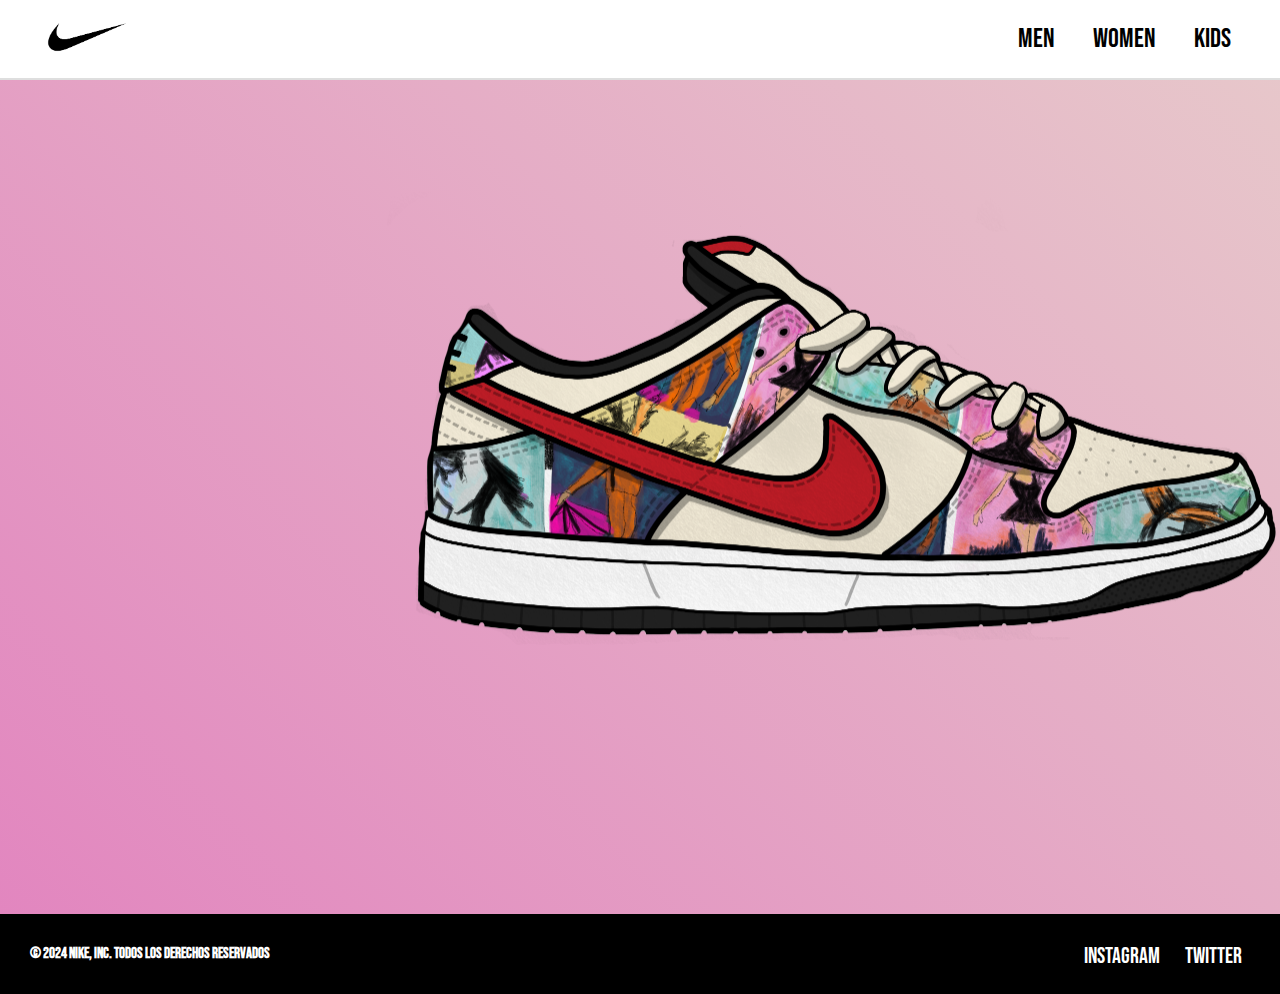
<file: Nike-Store-Redesign/index.html>
<!DOCTYPE html>
<html lang="en">
<head>
    <meta charset="UTF-8">
    <meta name="viewport" content="width=device-width, initial-scale=1.0">
    <link rel="preconnect" href="https://fonts.googleapis.com">
    <link rel="preconnect" href="https://fonts.gstatic.com" crossorigin>
    <link href="https://fonts.googleapis.com/css2?family=Bebas+Neue&display=swap" rel="stylesheet">
    <link rel="stylesheet" href="css/main.css">
    <title>Nike Shop</title>
</head>
<body class="index-body">
    <header>
        <nav>
            <section class="left-section">
                <a class="nav-logo" href="index.html"><img class="nav-logo" src="img/icons/logo-nike.png" alt=""></a>
            </section>
            <section class="    right-section">
                <div class="nav-options"> 
                    <a class="nav-categories" href="men.html">Men</a>
                    <a class="nav-categories"  href="women.html">Women</a>
                    <a class="nav-categories" href="kids.html">Kids</a>  
                </div>  
            </section>
        </nav>
    </header>
    <div class="index-div">
        <figure>
            <img class="index-img" src="img/icons/index-shoes.png" alt="">
        </figure>
    </div>
    <footer>
        <div class="watermark">
            <h4>&copy; 2024 Nike, Inc. Todos los derechos reservados
            </h4>
        </div>
        <div class="div-media">
                <a class="social-media instagram" href="https://www.instagram.com/nike/">Instagram</a>
                <a class="social-media" href="https://twitter.com/Nike">Twitter</a>
        </div>
    </footer>
</body>
</html>
</file>
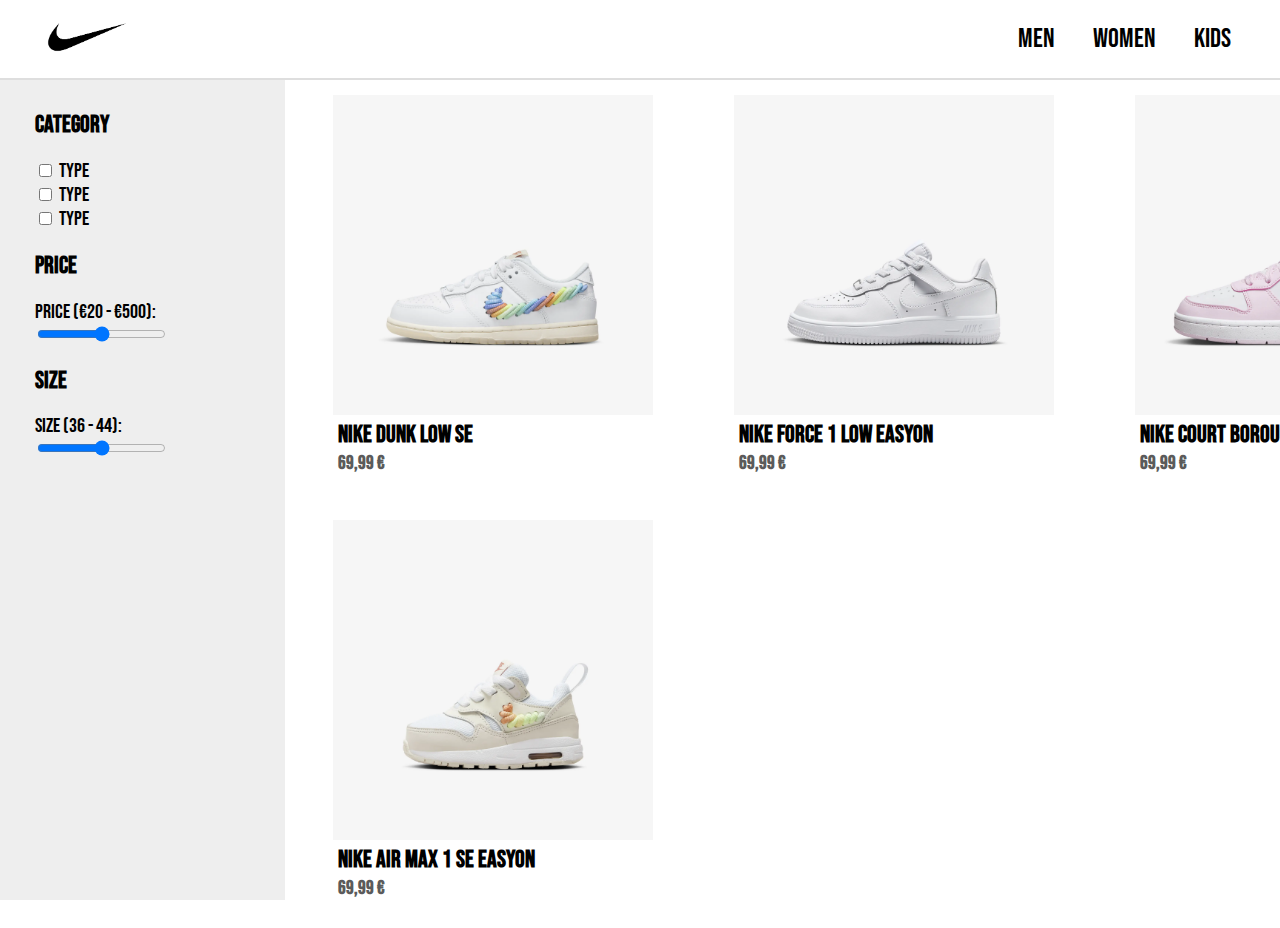
<file: Nike-Store-Redesign/kids.html>
<!DOCTYPE html>
<html lang="en">
<head>
    <meta charset="UTF-8">
    <meta name="viewport" content="width=device-width, initial-scale=1.0">
    <link rel="preconnect" href="https://fonts.googleapis.com">
    <link rel="preconnect" href="https://fonts.gstatic.com" crossorigin>
    <link href="https://fonts.googleapis.com/css2?family=Bebas+Neue&display=swap" rel="stylesheet">
    <link rel="stylesheet" href="css/main.css">
    <title>Kids</title>
</head>
<body>
    <header>
        <nav>
            <section class="left-section">
                <a class="nav-logo" href="index.html"><img class="nav-logo" src="img/icons/logo-nike.png" alt=""></a>
            </section>
            <section class="right-section">
                <div class="nav-options"> 
                    <a class="nav-categories" href="men.html">Men</a>
                    <a class="nav-categories"  href="women.html">Women</a>
                    <a class="nav-categories" href="kids.html">Kids</a>  
                </div>  
            </section>
        </nav>
    </header>
    <aside>
        <div class="accordion">
            <div class="accordion-item">
                <h2 class="accordion-category">Category</h2>
                <div class="accordion-content">
                    <input type="checkbox" id="type">
                    <label for="type"> Type</label><br>
                    <input type="checkbox" id="type">
                    <label for="type"> Type</label><br>
                    <input type="checkbox" id="type">
                    <label for="type"> Type</label><br>
                </div>
            </div>
            <div class="accordion-item">
                <h2 class="accordion-price">Price</h2>
                <div class="accordion-content">
                    <label>Price (€20 - €500):</label><br>
                    <input type="range">
                </div>
            </div>
            <div class="accordion-item">
                <h2 class="accordion-price">Size</h2>
                <div class="accordion-content">
                    <label>Size (36 - 44):</label><br>
                    <input type="range">
                </div>
            </div>
        </div>
    </aside>
    <main>
        <article>
            <figure class="product-figure">
                <img class="product-img" src="img/products/p1-kids.png" alt="">
            </figure>
            <section class="product-info">
                <h2 class="product-name">Nike Dunk Low SE</h2>
                <h3 class="product-price">69,99 €</h3>
            </section>
        </article>
        <article>
            <figure class="product-figure">
                <img class="product-img" src="img/products/p2-kids.png" alt="">
            </figure>
            <section class="product-info">
                <h2 class="product-name">Nike Force 1 Low EasyOn</h2>
                <h3 class="product-price">69,99 €</h3>
            </section>
        </article>
        <article>
            <figure class="product-figure">
                <img class="product-img" src="img/products/p3-kids.png" alt="">
            </figure>
            <section class="product-info">
                <h2 class="product-name">Nike Court Borough Low Recraft</h2>
                <h3 class="product-price">69,99 €</h3>
            </section>
        </article>
        <article>
            <figure class="product-figure">
                <img class="product-img" src="img/products/p4-kids.png" alt="">
            </figure>
            <section class="product-info">
                <h2 class="product-name">Nike Blazer Mid '77</h2>
                <h3 class="product-price">89,99 €</h3>
            </section>
        </article>
        <article>
            <figure class="product-figure">
                <img class="product-img" src="img/products/p5-kids.png" alt="">
            </figure>
            <section class="product-info">
                <h2 class="product-name">Nike Air Max 1 SE EasyOn</h2>
                <h3 class="product-price">69,99 €</h3>
            </section>
        </article>
    </main>
</body>
</html>
</file>
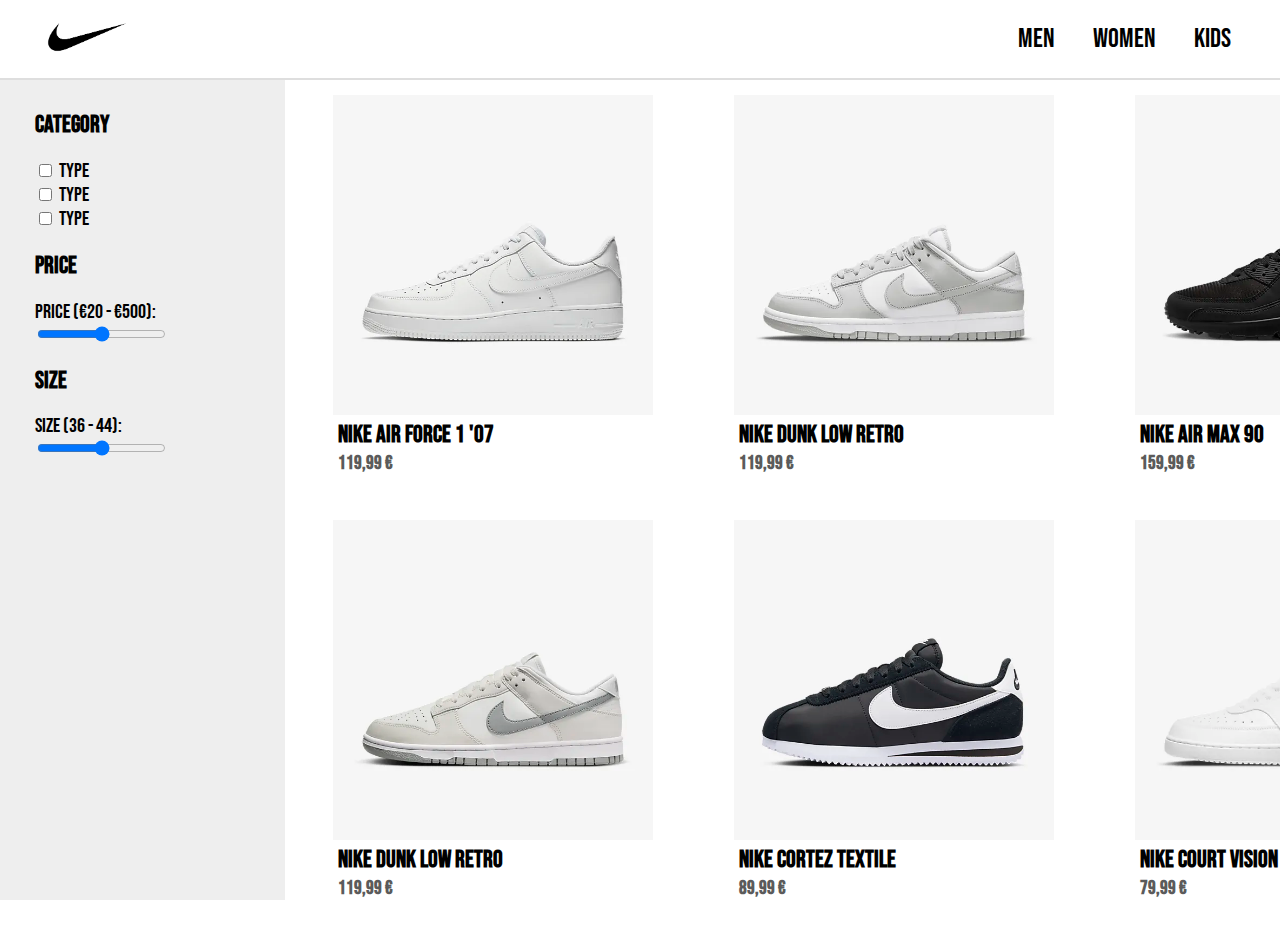
<file: Nike-Store-Redesign/men.html>
<!DOCTYPE html>
<html lang="en">

<head>
    <meta charset="UTF-8">
    <meta name="viewport" content="width=device-width, initial-scale=1.0">
    <link rel="preconnect" href="https://fonts.googleapis.com">
    <link rel="preconnect" href="https://fonts.gstatic.com" crossorigin>
    <link href="https://fonts.googleapis.com/css2?family=Bebas+Neue&display=swap" rel="stylesheet">
    <link rel="stylesheet" href="css/main.css">
    <title>Men</title>
</head>

<body>
    <header>
        <nav>
            <section class="left-section">
                <a class="nav-logo" href="index.html"><img class="nav-logo" src="img/icons/logo-nike.png" alt=""></a>
            </section>
            <section class="right-section">
                <div class="nav-options">
                    <a class="nav-categories" href="men.html">Men</a>
                    <a class="nav-categories" href="women.html">Women</a>
                    <a class="nav-categories" href="kids.html">Kids</a>
                </div>
            </section>
        </nav>
    </header>
    <aside>
        <div class="accordion">
            <div class="accordion-item">
                <h2 class="accordion-category">Category</h2>
                <div class="accordion-content">
                    <input type="checkbox" id="type">
                    <label for="type"> Type</label><br>
                    <input type="checkbox" id="type">
                    <label for="type"> Type</label><br>
                    <input type="checkbox" id="type">
                    <label for="type"> Type</label><br>
                </div>
            </div>
            <div class="accordion-item">
                <h2 class="accordion-price">Price</h2>
                <div class="accordion-content">
                    <label>Price (€20 - €500):</label><br>
                    <input type="range">
                </div>
            </div>
            <div class="accordion-item">
                <h2 class="accordion-price">Size</h2>
                <div class="accordion-content">
                    <label>Size (36 - 44):</label><br>
                    <input type="range">
                </div>
            </div>
        </div>
    </aside>
    <main>
        <article>
            <figure class="product-figure">
                <img class="product-img" src="img/products/p1-male.png" alt="">
            </figure>
            <section class="product-info">
                <h2 class="product-name">Nike Air Force 1 '07</h2>
                <h3 class="product-price">119,99 €</h3>
            </section>

        </article>
        <article>
            <figure class="product-figure">
                <img class="product-img" src="img/products/p2-male.png" alt="">
            </figure>
            <section class="product-info">
                <h2 class="product-name">Nike Dunk Low Retro</h2>
                <h3 class="product-price">119,99 €</h3>
            </section>

        </article>
        <article>
            <figure class="product-figure">
                <img class="product-img" src="img/products/p3-male.png" alt="">
            </figure>
            <section class="product-info">
                <h2 class="product-name">Nike Air Max 90</h2>
                <h3 class="product-price">159,99 €</h3>
            </section>

        </article>
        <article>
            <figure class="product-figure">
                <img class="product-img" src="img/products/p4-male.png" alt="">
            </figure>
            <section class="product-info">
                <h2 class="product-name">Nike Dunk Low</h2>
                <h3 class="product-price">129,99 €</h3>
            </section>

        </article>
        <article>
            <figure class="product-figure">
                <img class="product-img" src="img/products/p5-male.png" alt="">
            </figure>
            <section class="product-info">
                <h2 class="product-name">Nike Dunk Low Retro</h2>
                <h3 class="product-price">119,99 €</h3>
            </section>

        </article>
        <article>
            <figure class="product-figure">
                <img class="product-img" src="img/products/p6-male.png" alt="">
            </figure>
            <section class="product-info">
                <h2 class="product-name">Nike Cortez Textile</h2>
                <h3 class="product-price">89,99 €</h3>
            </section>

        </article>
        <article>
            <figure class="product-figure">
                <img class="product-img" src="img/products/p7-male.png" alt="">
            </figure>
            <section class="product-info">
                <h2 class="product-name">Nike Court Vision Low Next Nature</h2>
                <h3 class="product-price">79,99 €</h3>
            </section>

        </article>
        <article>
            <figure class="product-figure">
                <img class="product-img" src="img/products/p8-male.png" alt="">
            </figure>
            <section class="product-info">
                <h2 class="product-name">Air Jordan 1 Low</h2>
                <h3 class="product-price">119,99 €</h3>
            </section>

        </article>

    </main>
</body>
</html>
</file>
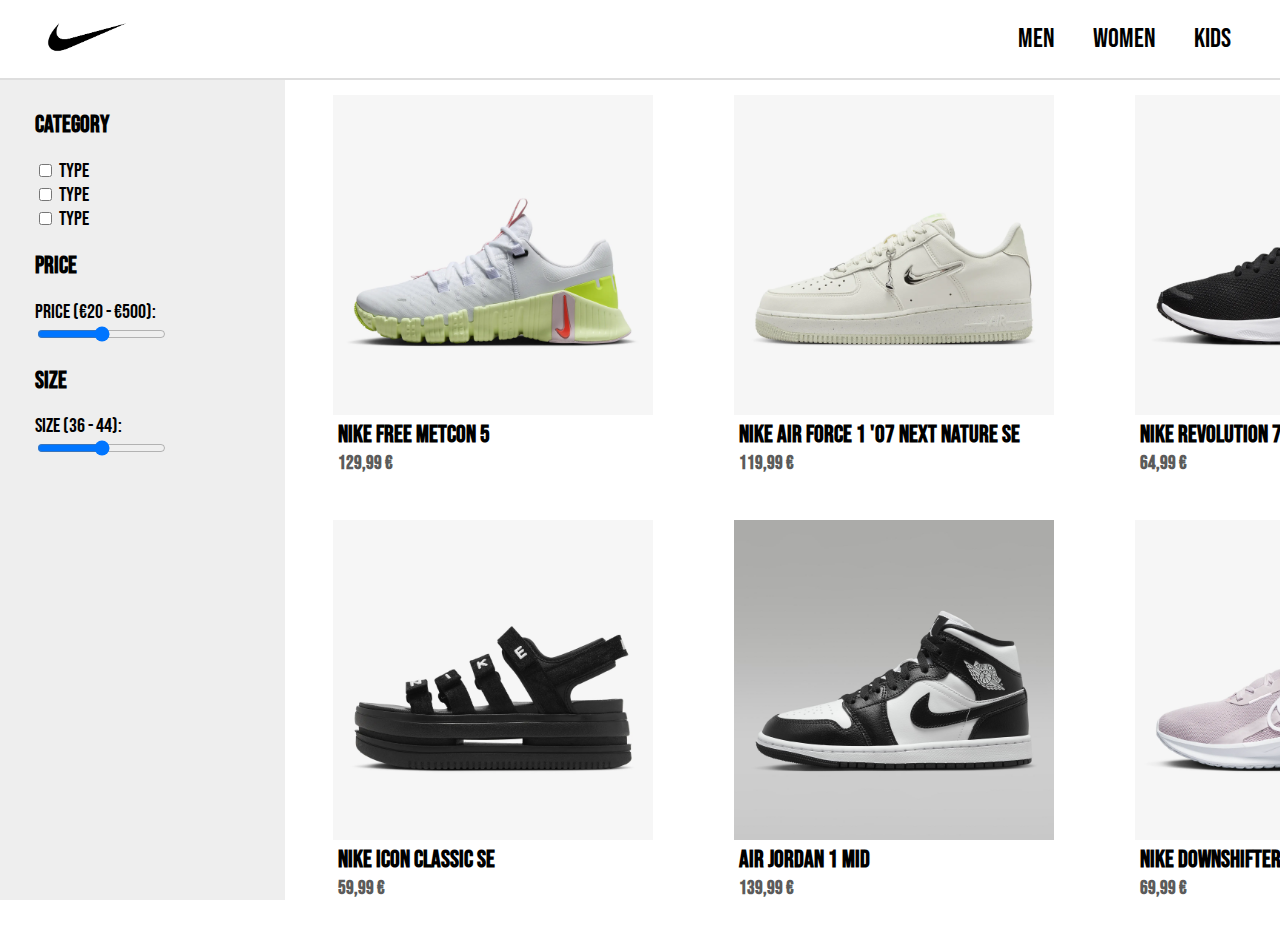
<file: Nike-Store-Redesign/women.html>
<!DOCTYPE html>
<html lang="en">
<head>
    <meta charset="UTF-8">
    <meta name="viewport" content="width=device-width, initial-scale=1.0">
    <link rel="preconnect" href="https://fonts.googleapis.com">
    <link rel="preconnect" href="https://fonts.gstatic.com" crossorigin>
    <link href="https://fonts.googleapis.com/css2?family=Bebas+Neue&display=swap" rel="stylesheet">
    <link rel="stylesheet" href="css/main.css">
    <title>Women</title>
</head>
<body>
    <header>
        <nav>
            <section class="left-section">
                <a class="nav-logo" href="index.html"><img class="nav-logo" src="img/icons/logo-nike.png" alt=""></a>
            </section>
            <section class="right-section">
                <div class="nav-options"> 
                    <a class="nav-categories" href="men.html">Men</a>
                    <a class="nav-categories"  href="women.html">Women</a>
                    <a class="nav-categories" href="kids.html">Kids</a>  
                </div>  
            </section>
        </nav>
    </header>
    <aside>
        <div class="accordion">
            <div class="accordion-item">
                <h2 class="accordion-category">Category</h2>
                <div class="accordion-content">
                    <input type="checkbox" id="type">
                    <label for="type"> Type</label><br>
                    <input type="checkbox" id="type">
                    <label for="type"> Type</label><br>
                    <input type="checkbox" id="type">
                    <label for="type"> Type</label><br>
                </div>
            </div>
            <div class="accordion-item">
                <h2 class="accordion-price">Price</h2>
                <div class="accordion-content">
                    <label>Price (€20 - €500):</label><br>
                    <input type="range">
                </div>
            </div>
            <div class="accordion-item">
                <h2 class="accordion-price">Size</h2>
                <div class="accordion-content">
                    <label>Size (36 - 44):</label><br>
                    <input type="range">
                </div>
            </div>
        </div>
    </aside>
    <main>
        <article>
            <figure class="product-figure">
                <img class="product-img" src="img/products/p1-female.png" alt="">
            </figure>
            <section class="product-info">
                <h2 class="product-name">Nike Free Metcon 5</h2>
                <h3 class="product-price">129,99 €</h3>
            </section>
        </article>
        <article>
            <figure class="product-figure">
                <img class="product-img" src="img/products/p2-female.png" alt="">
            </figure>
            <section class="product-info">
                <h2 class="product-name">Nike Air Force 1 '07 Next Nature SE</h2>
                <h3 class="product-price">119,99 €</h3>
            </section>
        </article>
        <article>
            <figure class="product-figure">
                <img class="product-img" src="img/products/p3-female.png" alt="">
            </figure>
            <section class="product-info">
                <h2 class="product-name">Nike Revolution 7</h2>
                <h3 class="product-price">64,99 €</h3>
            </section>
        </article>
        <article>
            <figure class="product-figure">
                <img class="product-img" src="img/products/p4-female.png" alt="">
            </figure>
            <section class="product-info">
                <h2 class="product-name">Nike Pegasus Trail 5</h2>
                <h3 class="product-price">139,99 €</h3>
            </section>
        </article>
        <article>
            <figure class="product-figure">
                <img class="product-img" src="img/products/p5-female.png" alt="">
            </figure>
            <section class="product-info">
                <h2 class="product-name">Nike Icon Classic SE</h2>
                <h3 class="product-price">59,99 €</h3>
            </section>
        </article>
        <article>
            <figure class="product-figure">
                <img class="product-img" src="img/products/p6-female.png" alt="">
            </figure>
            <section class="product-info">
                <h2 class="product-name">Air Jordan 1 Mid</h2>
                <h3 class="product-price">139,99 €</h3>
            </section>
        </article>
        <article>
            <figure class="product-figure">
                <img class="product-img" src="img/products/p7-female.png" alt="">
            </figure>
            <section class="product-info">
                <h2 class="product-name">Nike Downshifter 13</h2>
                <h3 class="product-price">69,99 €</h3>
            </section>
        </article>
    </main>
</body>
</html>
</file>
<file: Nike-Store-Redesign/css/main.css>
@import url(layout.css);

@import url(components.css);

@import url(fonts.css);

@import url(base.css);
</file>
